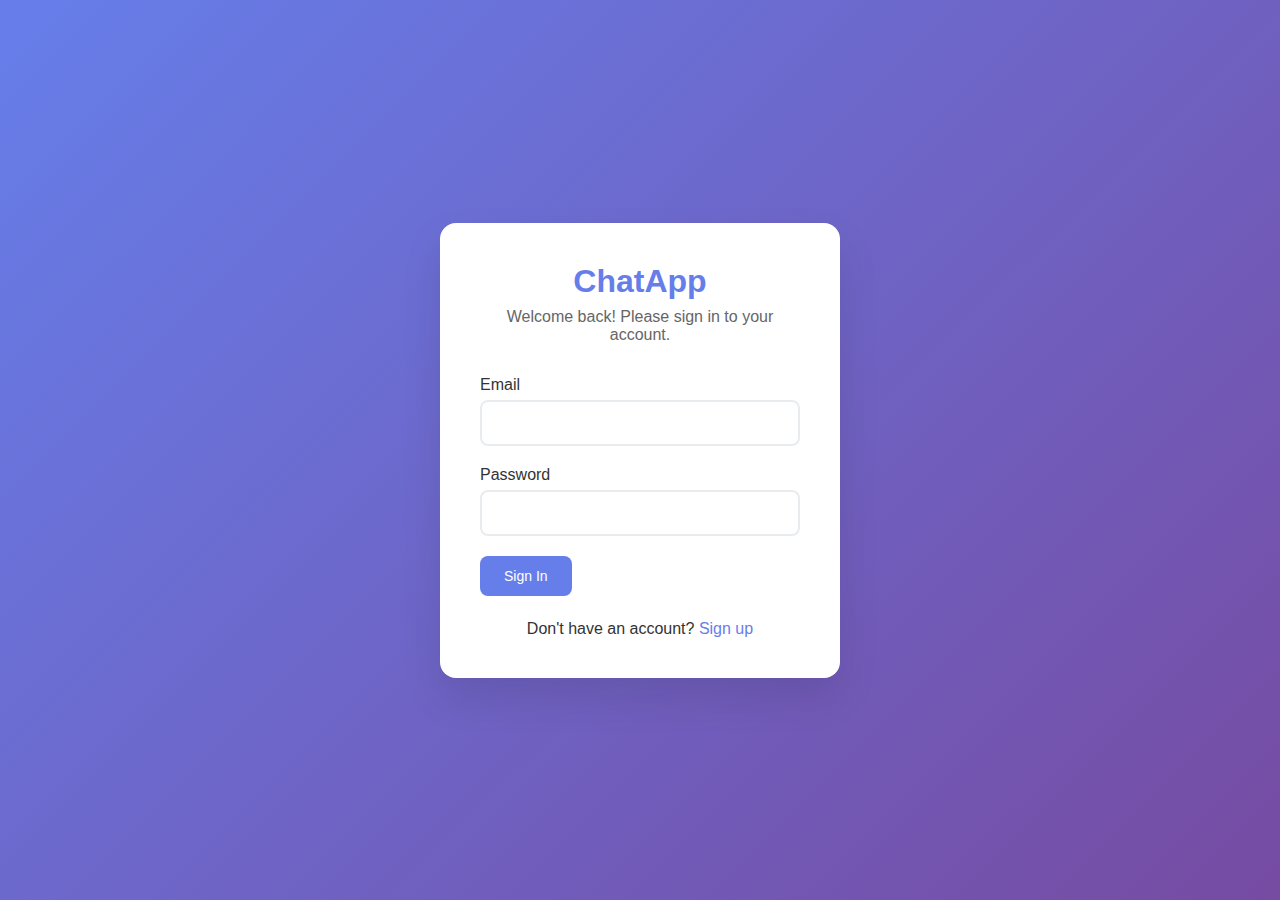
<file: index.html>
<!DOCTYPE html>
<html lang="en">
<head>
    <meta charset="UTF-8">
    <meta name="viewport" content="width=device-width, initial-scale=1.0">
    <title>ChatApp - Login</title>
    <link rel="stylesheet" href="styles.css">
</head>
<body>
    <div class="container">
        <div class="auth-card">
            <div class="auth-header">
                <h1>ChatApp</h1>
                <p>Welcome back! Please sign in to your account.</p>
            </div>
            
            <form class="auth-form" id="loginForm">
                <div class="form-group">
                    <label for="email">Email</label>
                    <input type="email" id="email" name="email" required>
                </div>
                
                <div class="form-group">
                    <label for="password">Password</label>
                    <input type="password" id="password" name="password" required>
                </div>
                
                <button type="submit" class="btn btn-primary">Sign In</button>
            </form>
            
            <div class="auth-footer">
                <p>Don't have an account? <a href="register.html">Sign up</a></p>
            </div>
        </div>
    </div>
    
    <script src="script.js"></script>
</body>
</html>
</file>
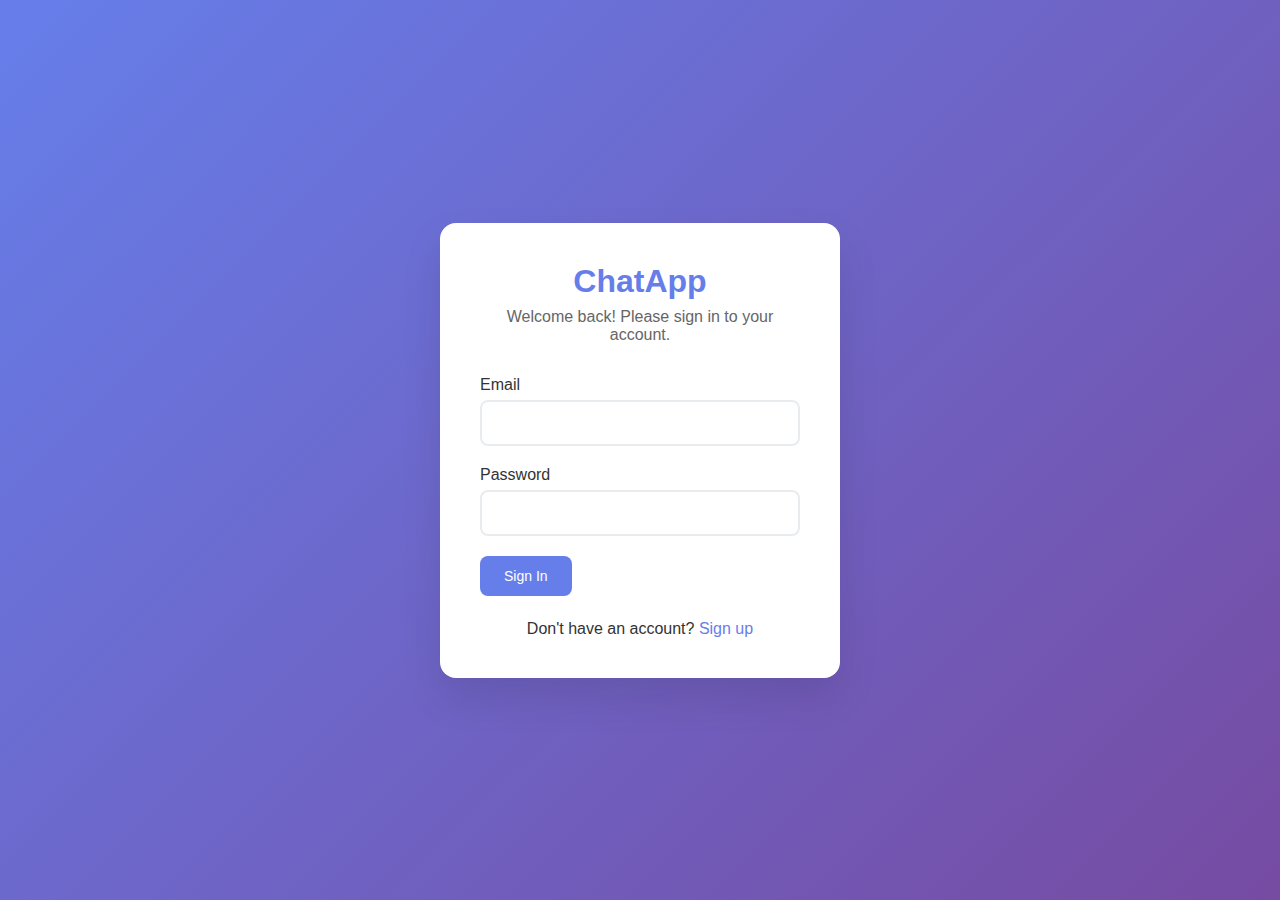
<file: chat.html>
<!DOCTYPE html>
<html lang="en">
<head>
    <meta charset="UTF-8">
    <meta name="viewport" content="width=device-width, initial-scale=1.0">
    <title>ChatApp - Chat Room</title>
    <link rel="stylesheet" href="styles.css">
</head>
<body>
    <div class="chat-container">
        <header class="chat-header">
            <div class="chat-header-content">
                <button class="btn btn-ghost" onclick="goBack()">
                    <svg width="20" height="20" viewBox="0 0 24 24" fill="none" stroke="currentColor" stroke-width="2">
                        <path d="m12 19-7-7 7-7"/>
                        <path d="M19 12H5"/>
                    </svg>
                </button>
                <div class="chat-user-info">
                    <div class="avatar">JD</div>
                    <div>
                        <h3>Jane Doe</h3>
                        <span class="status online">Online</span>
                    </div>
                </div>
                <div class="chat-actions">
                    <button class="btn btn-ghost">
                        <svg width="20" height="20" viewBox="0 0 24 24" fill="none" stroke="currentColor" stroke-width="2">
                            <circle cx="12" cy="12" r="1"/>
                            <circle cx="19" cy="12" r="1"/>
                            <circle cx="5" cy="12" r="1"/>
                        </svg>
                    </button>
                </div>
            </div>
        </header>
        
        <main class="chat-main">
            <div class="messages-container" id="messagesContainer">
                <!-- Messages will be populated by JavaScript -->
            </div>
        </main>
        
        <footer class="chat-footer">
            <form class="message-form" id="messageForm">
                <div class="message-input-container">
                    <input type="text" id="messageInput" placeholder="Type a message..." required>
                    <button type="submit" class="btn btn-primary">
                        <svg width="20" height="20" viewBox="0 0 24 24" fill="none" stroke="currentColor" stroke-width="2">
                            <path d="m22 2-7 20-4-9-9-4Z"/>
                            <path d="M22 2 11 13"/>
                        </svg>
                    </button>
                </div>
            </form>
        </footer>
    </div>
    
    <script src="script.js"></script>
</body>
</html>
</file>
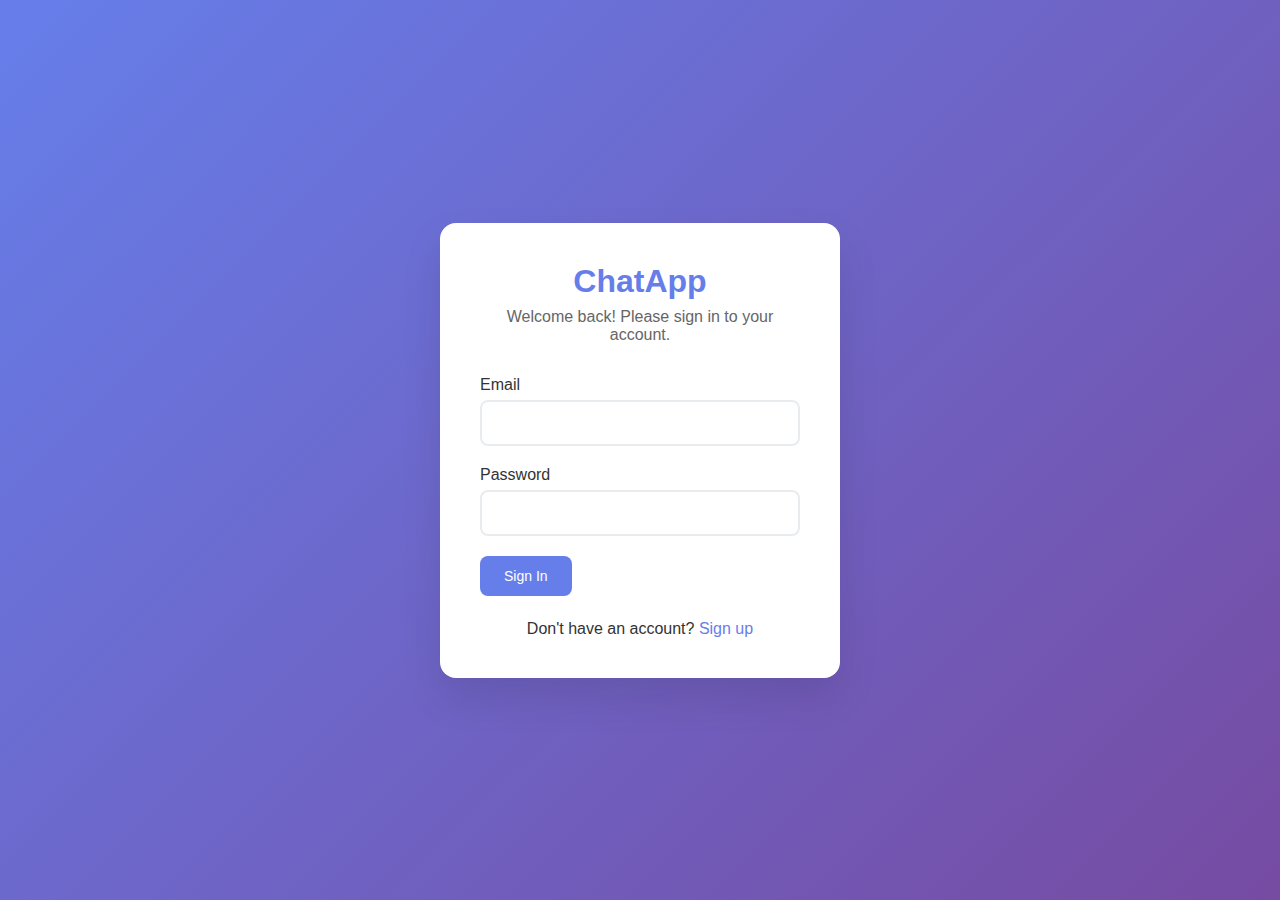
<file: dashboard.html>
<!DOCTYPE html>
<html lang="en">
<head>
    <meta charset="UTF-8">
    <meta name="viewport" content="width=device-width, initial-scale=1.0">
    <title>ChatApp - Dashboard</title>
    <link rel="stylesheet" href="styles.css">
</head>
<body>
    <div class="dashboard-container">
        <header class="dashboard-header">
            <div class="header-content">
                <h1>ChatApp</h1>
                <div class="user-menu">
                    <span class="user-name">John Doe</span>
                    <button class="btn btn-secondary" onclick="logout()">Logout</button>
                </div>
            </div>
        </header>
        
        <main class="dashboard-main">
            <div class="dashboard-content">
                <div class="dashboard-section">
                    <h2>Online Users</h2>
                    <div class="users-grid" id="onlineUsers">
                        <!-- Online users will be populated by JavaScript -->
                    </div>
                </div>
                
                <div class="dashboard-section">
                    <h2>Recent Chats</h2>
                    <div class="chat-list" id="recentChats">
                        <!-- Recent chats will be populated by JavaScript -->
                    </div>
                </div>
            </div>
        </main>
    </div>
    
    <script src="script.js"></script>
</body>
</html>
</file>
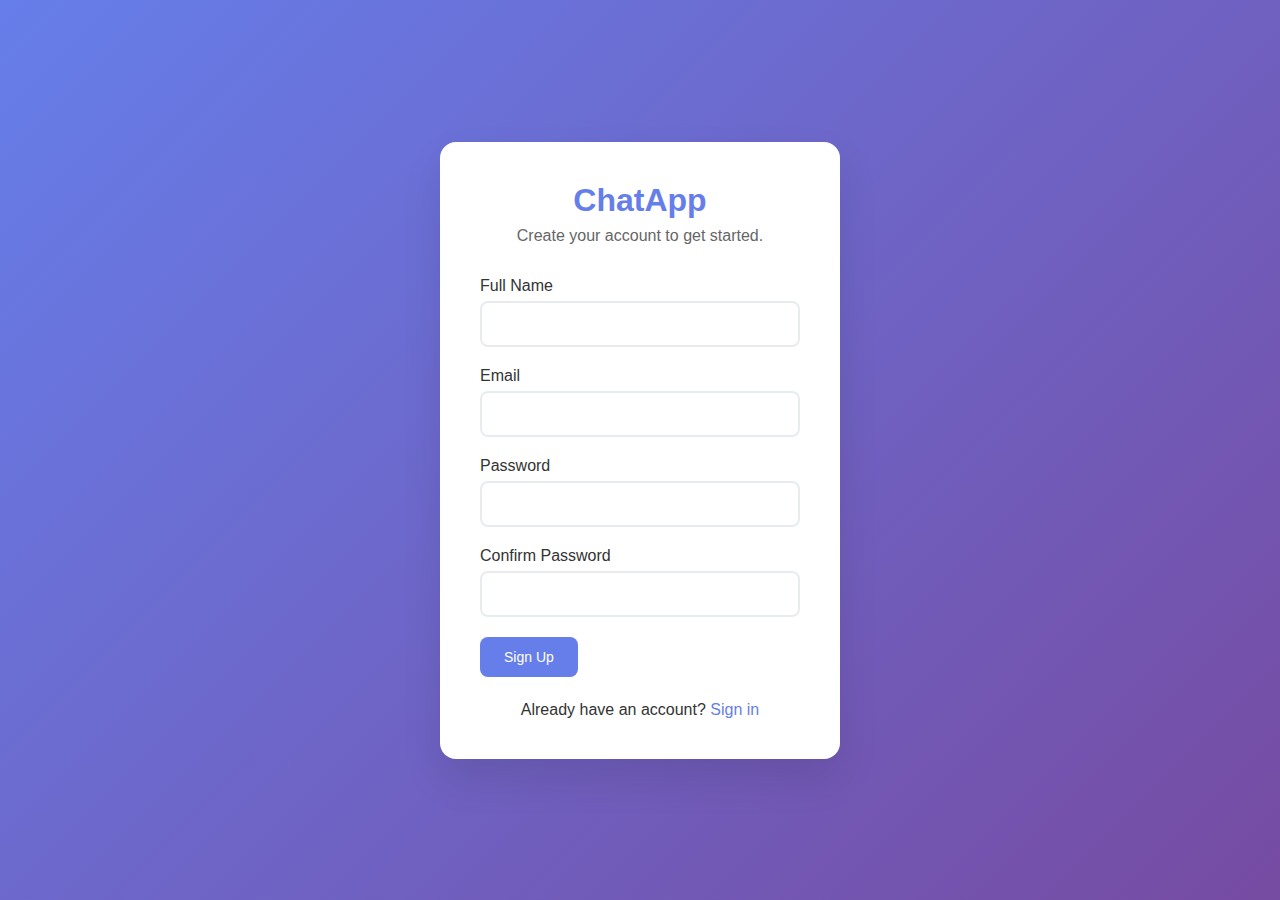
<file: register.html>
<!DOCTYPE html>
<html lang="en">
<head>
    <meta charset="UTF-8">
    <meta name="viewport" content="width=device-width, initial-scale=1.0">
    <title>ChatApp - Register</title>
    <link rel="stylesheet" href="styles.css">
</head>
<body>
    <div class="container">
        <div class="auth-card">
            <div class="auth-header">
                <h1>ChatApp</h1>
                <p>Create your account to get started.</p>
            </div>
            
            <form class="auth-form" id="registerForm">
                <div class="form-group">
                    <label for="fullName">Full Name</label>
                    <input type="text" id="fullName" name="fullName" required>
                </div>
                
                <div class="form-group">
                    <label for="email">Email</label>
                    <input type="email" id="email" name="email" required>
                </div>
                
                <div class="form-group">
                    <label for="password">Password</label>
                    <input type="password" id="password" name="password" required>
                </div>
                
                <div class="form-group">
                    <label for="confirmPassword">Confirm Password</label>
                    <input type="password" id="confirmPassword" name="confirmPassword" required>
                </div>
                
                <button type="submit" class="btn btn-primary">Sign Up</button>
            </form>
            
            <div class="auth-footer">
                <p>Already have an account? <a href="index.html">Sign in</a></p>
            </div>
        </div>
    </div>
    
    <script src="script.js"></script>
</body>
</html>
</file>
<file: styles.css>
* {
    margin: 0;
    padding: 0;
    box-sizing: border-box;
}

body {
    font-family: -apple-system, BlinkMacSystemFont, 'Segoe UI', Roboto, Oxygen, Ubuntu, Cantarell, sans-serif;
    background: linear-gradient(135deg, #667eea 0%, #764ba2 100%);
    min-height: 100vh;
    color: #333;
}

/* Common Styles */
.container {
    display: flex;
    justify-content: center;
    align-items: center;
    min-height: 100vh;
    padding: 20px;
}

.btn {
    padding: 12px 24px;
    border: none;
    border-radius: 8px;
    font-size: 14px;
    font-weight: 500;
    cursor: pointer;
    transition: all 0.2s ease;
    text-decoration: none;
    display: inline-flex;
    align-items: center;
    justify-content: center;
    gap: 8px;
}

.btn-primary {
    background: #667eea;
    color: white;
}

.btn-primary:hover {
    background: #5a6fd8;
    transform: translateY(-1px);
}

.btn-secondary {
    background: #f8f9fa;
    color: #333;
    border: 1px solid #e9ecef;
}

.btn-secondary:hover {
    background: #e9ecef;
}

.btn-ghost {
    background: transparent;
    color: #666;
    padding: 8px;
}

.btn-ghost:hover {
    background: rgba(0, 0, 0, 0.05);
}

/* Auth Pages */
.auth-card {
    background: white;
    padding: 40px;
    border-radius: 16px;
    box-shadow: 0 20px 40px rgba(0, 0, 0, 0.1);
    width: 100%;
    max-width: 400px;
}

.auth-header {
    text-align: center;
    margin-bottom: 32px;
}

.auth-header h1 {
    font-size: 32px;
    font-weight: 700;
    color: #667eea;
    margin-bottom: 8px;
}

.auth-header p {
    color: #666;
    font-size: 16px;
}

.auth-form {
    margin-bottom: 24px;
}

.form-group {
    margin-bottom: 20px;
}

.form-group label {
    display: block;
    margin-bottom: 6px;
    font-weight: 500;
    color: #333;
}

.form-group input {
    width: 100%;
    padding: 12px 16px;
    border: 2px solid #e9ecef;
    border-radius: 8px;
    font-size: 16px;
    transition: border-color 0.2s ease;
}

.form-group input:focus {
    outline: none;
    border-color: #667eea;
}

.auth-footer {
    text-align: center;
}

.auth-footer a {
    color: #667eea;
    text-decoration: none;
    font-weight: 500;
}

.auth-footer a:hover {
    text-decoration: underline;
}

/* Dashboard */
.dashboard-container {
    min-height: 100vh;
    background: #f8f9fa;
}

.dashboard-header {
    background: white;
    border-bottom: 1px solid #e9ecef;
    padding: 16px 0;
}

.header-content {
    max-width: 1200px;
    margin: 0 auto;
    padding: 0 20px;
    display: flex;
    justify-content: space-between;
    align-items: center;
}

.header-content h1 {
    color: #667eea;
    font-size: 24px;
    font-weight: 700;
}

.user-menu {
    display: flex;
    align-items: center;
    gap: 16px;
}

.user-name {
    font-weight: 500;
    color: #333;
}

.dashboard-main {
    max-width: 1200px;
    margin: 0 auto;
    padding: 40px 20px;
}

.dashboard-content {
    display: grid;
    grid-template-columns: 1fr 1fr;
    gap: 40px;
}

.dashboard-section h2 {
    margin-bottom: 24px;
    color: #333;
    font-size: 20px;
    font-weight: 600;
}

.users-grid {
    display: grid;
    grid-template-columns: repeat(auto-fill, minmax(200px, 1fr));
    gap: 16px;
}

.user-card {
    background: white;
    padding: 20px;
    border-radius: 12px;
    box-shadow: 0 2px 8px rgba(0, 0, 0, 0.1);
    text-align: center;
    cursor: pointer;
    transition: transform 0.2s ease, box-shadow 0.2s ease;
}

.user-card:hover {
    transform: translateY(-2px);
    box-shadow: 0 4px 16px rgba(0, 0, 0, 0.15);
}

.avatar {
    width: 60px;
    height: 60px;
    border-radius: 50%;
    background: #667eea;
    color: white;
    display: flex;
    align-items: center;
    justify-content: center;
    font-weight: 600;
    font-size: 20px;
    margin: 0 auto 12px;
}

.user-card h3 {
    margin-bottom: 4px;
    color: #333;
}

.status {
    font-size: 12px;
    padding: 4px 8px;
    border-radius: 12px;
    font-weight: 500;
}

.status.online {
    background: #d4edda;
    color: #155724;
}

.status.offline {
    background: #f8d7da;
    color: #721c24;
}

.chat-list {
    background: white;
    border-radius: 12px;
    box-shadow: 0 2px 8px rgba(0, 0, 0, 0.1);
    overflow: hidden;
}

.chat-item {
    padding: 16px 20px;
    border-bottom: 1px solid #f1f3f4;
    cursor: pointer;
    transition: background-color 0.2s ease;
    display: flex;
    align-items: center;
    gap: 12px;
}

.chat-item:hover {
    background: #f8f9fa;
}

.chat-item:last-child {
    border-bottom: none;
}

.chat-item .avatar {
    width: 40px;
    height: 40px;
    font-size: 14px;
    margin: 0;
}

.chat-info h4 {
    margin-bottom: 4px;
    color: #333;
}

.chat-info p {
    color: #666;
    font-size: 14px;
}

/* Chat Room */
.chat-container {
    height: 100vh;
    display: flex;
    flex-direction: column;
    background: white;
}

.chat-header {
    background: white;
    border-bottom: 1px solid #e9ecef;
    padding: 16px 20px;
}

.chat-header-content {
    display: flex;
    align-items: center;
    gap: 16px;
}

.chat-user-info {
    display: flex;
    align-items: center;
    gap: 12px;
    flex: 1;
}

.chat-user-info .avatar {
    width: 40px;
    height: 40px;
    font-size: 14px;
    margin: 0;
}

.chat-user-info h3 {
    margin-bottom: 2px;
    color: #333;
    font-size: 16px;
}

.chat-main {
    flex: 1;
    overflow: hidden;
    background: #f8f9fa;
}

.messages-container {
    height: 100%;
    overflow-y: auto;
    padding: 20px;
    display: flex;
    flex-direction: column;
    gap: 16px;
}

.message {
    max-width: 70%;
    padding: 12px 16px;
    border-radius: 18px;
    font-size: 14px;
    line-height: 1.4;
}

.message.sent {
    align-self: flex-end;
    background: #667eea;
    color: white;
    border-bottom-right-radius: 4px;
}

.message.received {
    align-self: flex-start;
    background: white;
    color: #333;
    border-bottom-left-radius: 4px;
    box-shadow: 0 1px 2px rgba(0, 0, 0, 0.1);
}

.message-time {
    font-size: 11px;
    opacity: 0.7;
    margin-top: 4px;
}

.chat-footer {
    background: white;
    border-top: 1px solid #e9ecef;
    padding: 16px 20px;
}

.message-form {
    width: 100%;
}

.message-input-container {
    display: flex;
    gap: 12px;
    align-items: center;
}

.message-input-container input {
    flex: 1;
    padding: 12px 16px;
    border: 2px solid #e9ecef;
    border-radius: 24px;
    font-size: 14px;
    outline: none;
    transition: border-color 0.2s ease;
}

.message-input-container input:focus {
    border-color: #667eea;
}

.message-input-container .btn {
    border-radius: 50%;
    width: 44px;
    height: 44px;
    padding: 0;
}

/* Responsive Design */
@media (max-width: 768px) {
    .dashboard-content {
        grid-template-columns: 1fr;
        gap: 24px;
    }
    
    .users-grid {
        grid-template-columns: repeat(auto-fill, minmax(150px, 1fr));
    }
    
    .auth-card {
        padding: 24px;
    }
    
    .header-content {
        padding: 0 16px;
    }
    
    .dashboard-main {
        padding: 24px 16px;
    }
    
    .chat-header-content {
        padding: 0 16px;
    }
    
    .messages-container {
        padding: 16px;
    }
    
    .chat-footer {
        padding: 12px 16px;
    }
    
    .message {
        max-width: 85%;
    }
}

@media (max-width: 480px) {
    .users-grid {
        grid-template-columns: 1fr;
    }
    
    .user-menu {
        flex-direction: column;
        gap: 8px;
    }
    
    .header-content {
        flex-direction: column;
        gap: 16px;
        text-align: center;
    }
}
</file>
